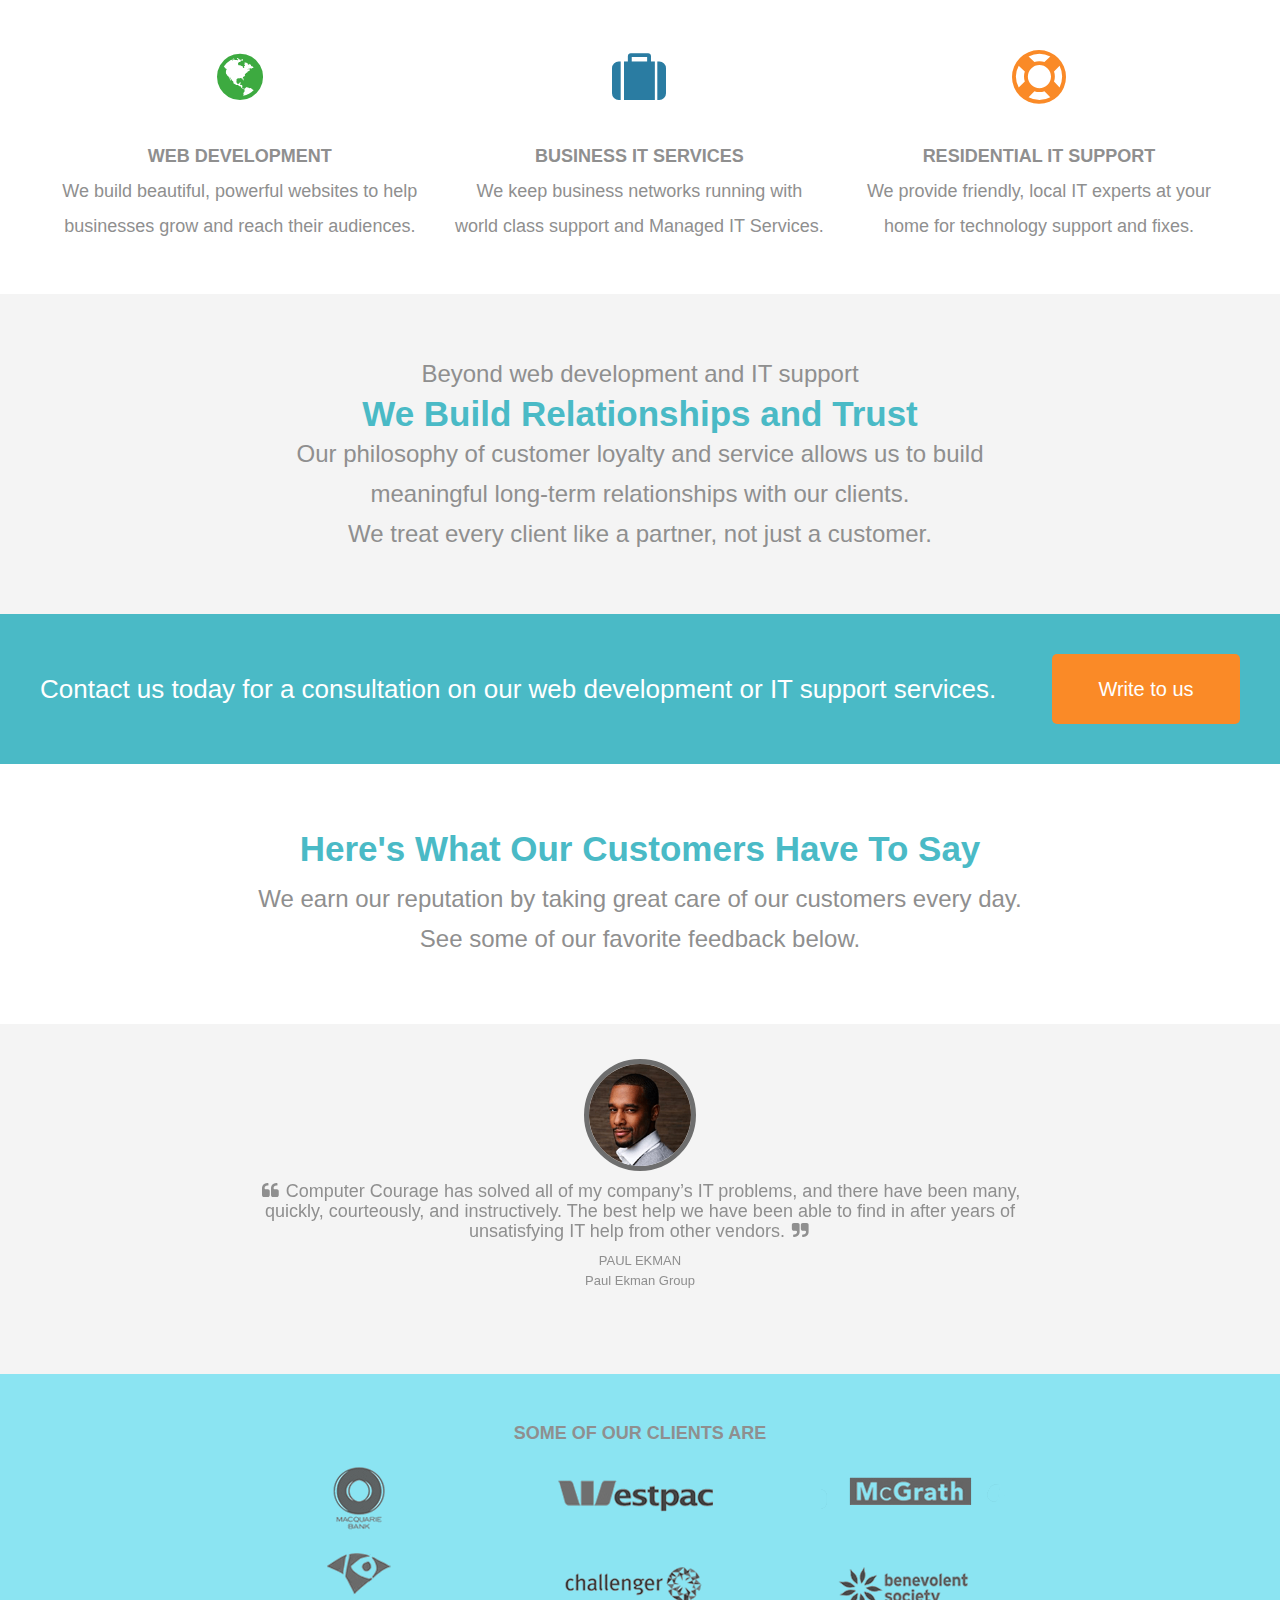
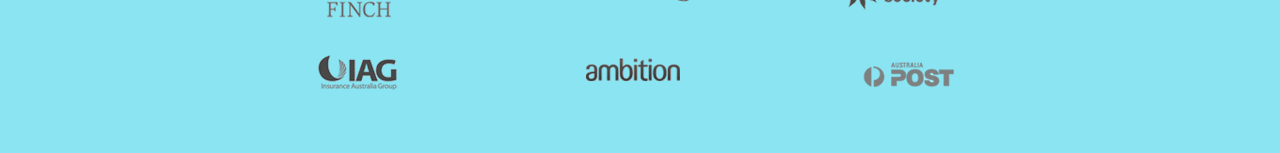
<file: index.html>
<!DOCTYPE html>
<html lang="en">
<head>
	<meta charset="UTF-8">
	<title>IT ST</title>
	<meta name="viewport" content="width=device-width, initial-scale=1" />
	<link rel="stylesheet" href="css/styles.css">
	<link rel="stylesheet" href="css/font-awesome.min.css">
	<link rel="stylesheet" href="css/flexslider.css">
	<link rel="stylesheet" href="css/animate.css">
</head>
<body>
	<!-- Start Services -->
	<section id="services" class="wrapper">
		<div class="service-col">
			<div class="icon-green">
				<i class="fa fa-globe fa-3x" aria-hidden="true"></i>
			</div>
			<h4>Web development</h4>
			<p>We build beautiful, powerful websites to help businesses grow and reach their audiences.</p>
		</div>
		<div class="service-col">
			<div class="icon-blue">
				<i class="fa fa-suitcase fa-3x" aria-hidden="true"></i>
			</div>		
			<h4>Business IT Services</h4>
			<p>We keep business networks running with world class support and Managed IT Services.</p>
		</div>
		<div class="service-col">
			<div class="icon-orange">
				<i class="fa fa-life-ring fa-3x" aria-hidden="true"></i>
			</div>
			<h4>Residential IT Support</h4>
			<p>We provide friendly, local IT experts at your home for technology support and fixes.</p>
		</div>
	</section>
	<!-- End Services -->
	<!-- Start Sub Slogan -->
	<section id="sub-slogan">
		<div class="wrapper">
			<p>Beyond web development and IT support</p>
			<h2>We Build Relationships and Trust</h2>
			<p>Our philosophy of customer loyalty and service allows us to build<br>meaningful long-term relationships with our clients.<br>We treat every client like a partner, not just a customer.</p>
		</div>
	</section>
	<!-- End Sub Slogan -->
	<!-- Start Contact Us Today -->
	<section id="contact-us-today">
		<div class="wrapper">
			<div class="table-cell cell-width">
				<p>Contact us today for a consultation on our web development or IT support services.</p>
			</div>
			<div class="table-cell cell-width-link">
				<a href="#" class="animated swing infinite">Write to us</a>
			</div>
		</div>
	</section>
	<!-- End Contact Us Today -->
	<!-- Start Testimonial -->
	<section id="testimonial">
		<div class="wrapper testimonial-content">
			<h2>Here's What Our Customers Have To Say</h2>
			<p>We earn our reputation by taking great care of our customers every day.</p>
			<p>See some of our favorite feedback below.</p>
		</div>
		<div class="flexslider">
			<ul class="slides">
				<li>
					<figure class="client-image">
						<img src="img/testimonial-one.png" />
					</figure>
					<div class="client-testimonial">
						<p>
						<i class="fa fa-quote-left" aria-hidden="true"></i>
							Computer Courage has solved all of my company’s IT problems, and there have been many, quickly, courteously, and instructively. The best help we have been able to find in after years of unsatisfying IT help from other vendors.
						<i class="fa fa-quote-right" aria-hidden="true"></i>
						</p>
						<div class="client-info">
							<p>PAUL EKMAN</p>
							<p>Paul Ekman Group</p>
						</div>
					</div>
				</li>
				<li>
					<figure class="client-image">
						<img src="img/testimonial-two.png" />
					</figure>
					<div class="client-testimonial">
						<p>
						<i class="fa fa-quote-left" aria-hidden="true"></i>
							We just moved our offices and Computer Courage was a godsend. Computer Courage developed and implemented a smooth plan for the transition of all things internet, server and phones to our new space. The computers, internet and phones were up before we could unpack the first box…really amazing. You can work in clutter but there is no way to work without your computer. Thanks Computer Courage!
						<i class="fa fa-quote-right" aria-hidden="true"></i>
						</p>
						<div class="client-info">
							<p>NANCY HOLLIDAY</p>
							<p>Holliday Development</p>
						</div>
					</div>
				</li>
				<li>
					<figure class="client-image">
						<img src="img/testimonial-three.png" />
					</figure>
					<div class="client-testimonial">
						<p>
						<i class="fa fa-quote-left" aria-hidden="true"></i>
							Computer Courage fixed our online ordering system. For some reason our customers started getting error messages, and the web company who set up our shopping cart was not able to fix it. We even tried another company and then called Computer Courage. They got it fixed within a day. This fix eliminates the myriad phone calls we probably would have had to field if not fixed.
						<i class="fa fa-quote-right" aria-hidden="true"></i>
						</p>
						<div class="client-info">
							<p>STUART SWEETOW</p>
							<p>Audio Visual Consultants</p>
						</div>
					</div>
				</li>
				<li>
					<figure class="client-image">
						<img src="img/testimonial-four.png" />
					</figure>
					<div class="client-testimonial">
						<p>
						<i class="fa fa-quote-left" aria-hidden="true"></i>
							Working with Computer Courage is like having an internal IT department without the expense. They are honest, reliable, responsive and make recommendations that are easy to implement and cause minimal disruption to our staff. I also love how creative they are to using new technologies to help us maximize our efficiency while feeling secure about the protection of our data. I highly recommend Computer Courage!
						<i class="fa fa-quote-right" aria-hidden="true"></i>
						</p>
						<div class="client-info">
							<p>FRANK Ekman</p>
							<p>Children's Creativity Museum</p>
						</div>
					</div>
				</li>
			</ul>
		</div>
	</section>
	<!-- End Testimonial -->
	<section id="customers">
		<div class="wrapper">
			<p>Some of our clients are</p>
			<div id="clients-logos">
				<div class="logos-col">
					<figure>
						<img src="img/client-logos/mac_bank.png" alt="">
					</figure>
					<figure>
						<img src="img/client-logos/finch.png" alt="">
					</figure>
					<figure>
						<img src="img/client-logos/iag.png" alt="">
					</figure>
				</div>
				<div class="logos-col">
					<figure>
						<img src="img/client-logos/estpac.png" alt="">
					</figure>
					<figure>
						<img src="img/client-logos/challanger.png" alt="">
					</figure>
					<figure>
						<img src="img/client-logos/ambition.png" alt="">
					</figure>
				</div>
				<div class="logos-col">
					<figure>
						<img src="img/client-logos/mcgrath.png" alt="">
					</figure>
					<figure>
						<img src="img/client-logos/bene-society.png" alt="">
					</figure>
					<figure>
						<img src="img/client-logos/auspost.png" alt="">
					</figure>
				</div>
			</div>
		</div>
	</section>
	<!-- End Clients -->
	
	<script src="js/jquery.js"></script>
	<script src="js/jquery.flexslider-min.js"></script>
	<script>
		$(window).load(function() {
			$('.flexslider').flexslider({
				animation: "slide",
				animationLoop: true
			});
		});
	</script>
	<script></script>
</body>
</html>
</file>
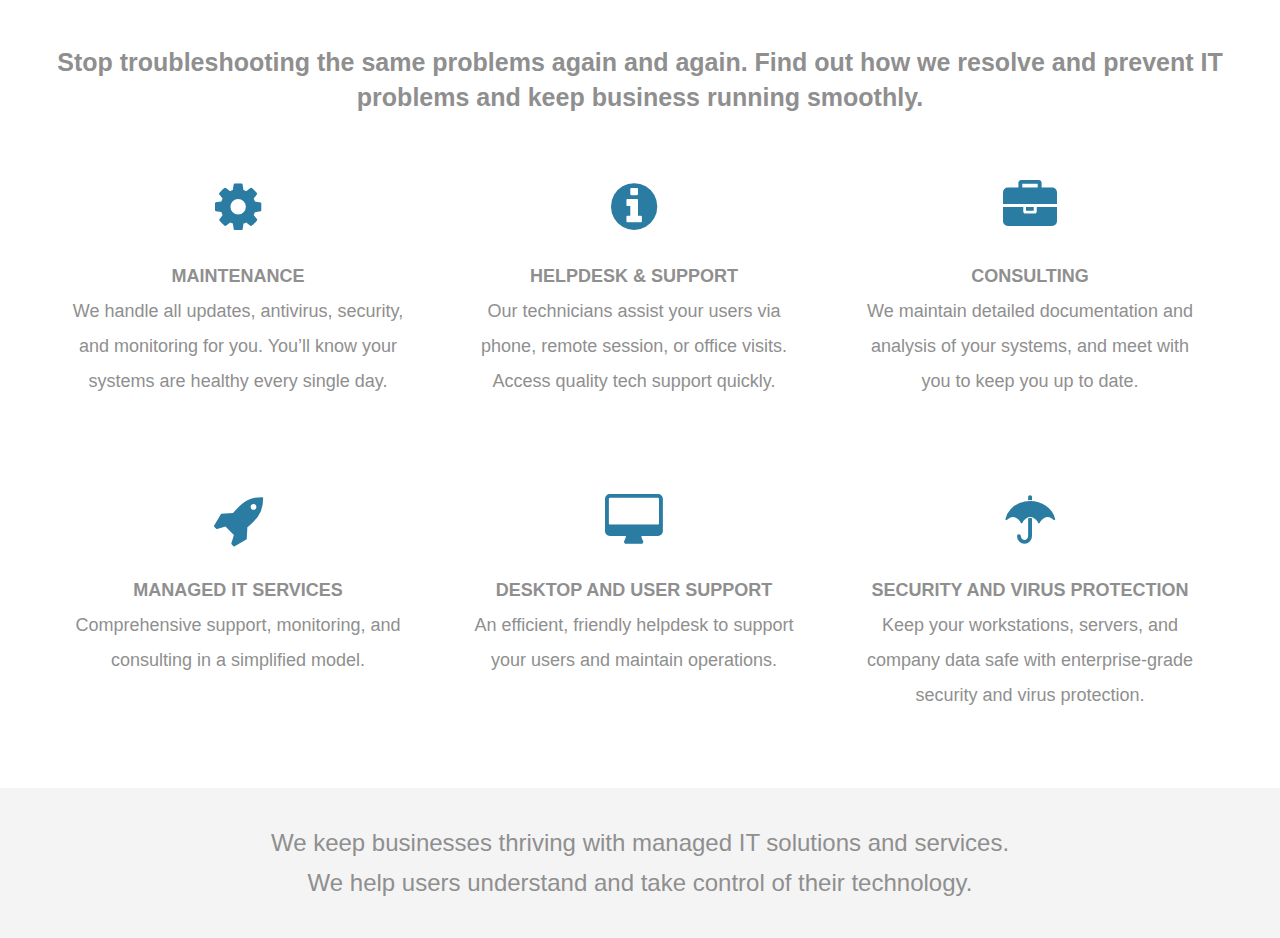
<file: it-support.html>
<!DOCTYPE html>
<html lang="en">
<head>
	<meta charset="UTF-8">
	<title>IT ST</title>
	<meta name="viewport" content="width=device-width, initial-scale=1" />
	<link rel="stylesheet" href="css/styles.css">
	<link rel="stylesheet" href="css/font-awesome.min.css">
	<link rel="stylesheet" href="css/flexslider.css">
	<link rel="stylesheet" href="css/animate.css">
</head>
<body>
	<!-- Start It Support -->
	<section id="it-support">
		<div class="wrapper">
			<p>Stop troubleshooting the same problems again and again. Find out how we resolve and prevent IT problems and keep business running smoothly.</p>
			<div class="support-row clearfix">
				<div class="support-col">
					<i class="fa fa-gear fa-3x" aria-hidden="true"></i>
					<h4>Maintenance</h4>
					<p>We handle all updates, antivirus, security, and monitoring for you. You’ll know your systems are healthy every single day.</p>
				</div>
				<div class="support-col">
					<i class="fa fa-info-circle fa-3x" aria-hidden="true"></i>
					<h4>Helpdesk &#38; Support</h4>
					<p>Our technicians assist your users via phone, remote session, or office visits. Access quality tech support quickly.</p>
				</div>
				<div class="support-col">
					<i class="fa fa-briefcase fa-3x" aria-hidden="true"></i>
					<h4>Consulting</h4>
					<p>We maintain detailed documentation and analysis of your systems, and meet with you to keep you up to date.</p>
				</div>
			</div>
			<div class="support-row clearfix">
				<div class="support-col">
					<i class="fa fa-rocket fa-3x" aria-hidden="true"></i>
					<h4>Managed IT Services</h4>
					<p>Comprehensive support, monitoring, and consulting in a simplified model.</p>
				</div>
				<div class="support-col">
					<i class="fa fa-desktop fa-3x" aria-hidden="true"></i>
					<h4>Desktop and User Support</h4>
					<p>An efficient, friendly helpdesk to support your users and maintain operations.</p>
				</div>
				<div class="support-col">
					<i class="fa fa-umbrella fa-3x" aria-hidden="true"></i>
					<h4>Security and Virus Protection</h4>
					<p>Keep your workstations, servers, and company data safe with enterprise-grade security and virus protection.</p>
				</div>
			</div>
		</div>
		<div id="it-slogan">
			<p>We keep businesses thriving with managed IT solutions and services.</p>
			<p>We help users understand and take control of their technology.</p>
		</div>
	</section>
	<!-- end It Support -->
	<script src="js/jquery.js"></script>
	<script src="js/jquery.flexslider-min.js"></script>
	<script>
		$(window).load(function() {
			$('.flexslider').flexslider({
				animation: "slide",
				animationLoop: true
			});
		});
	</script>
</body>
</html>
</file>
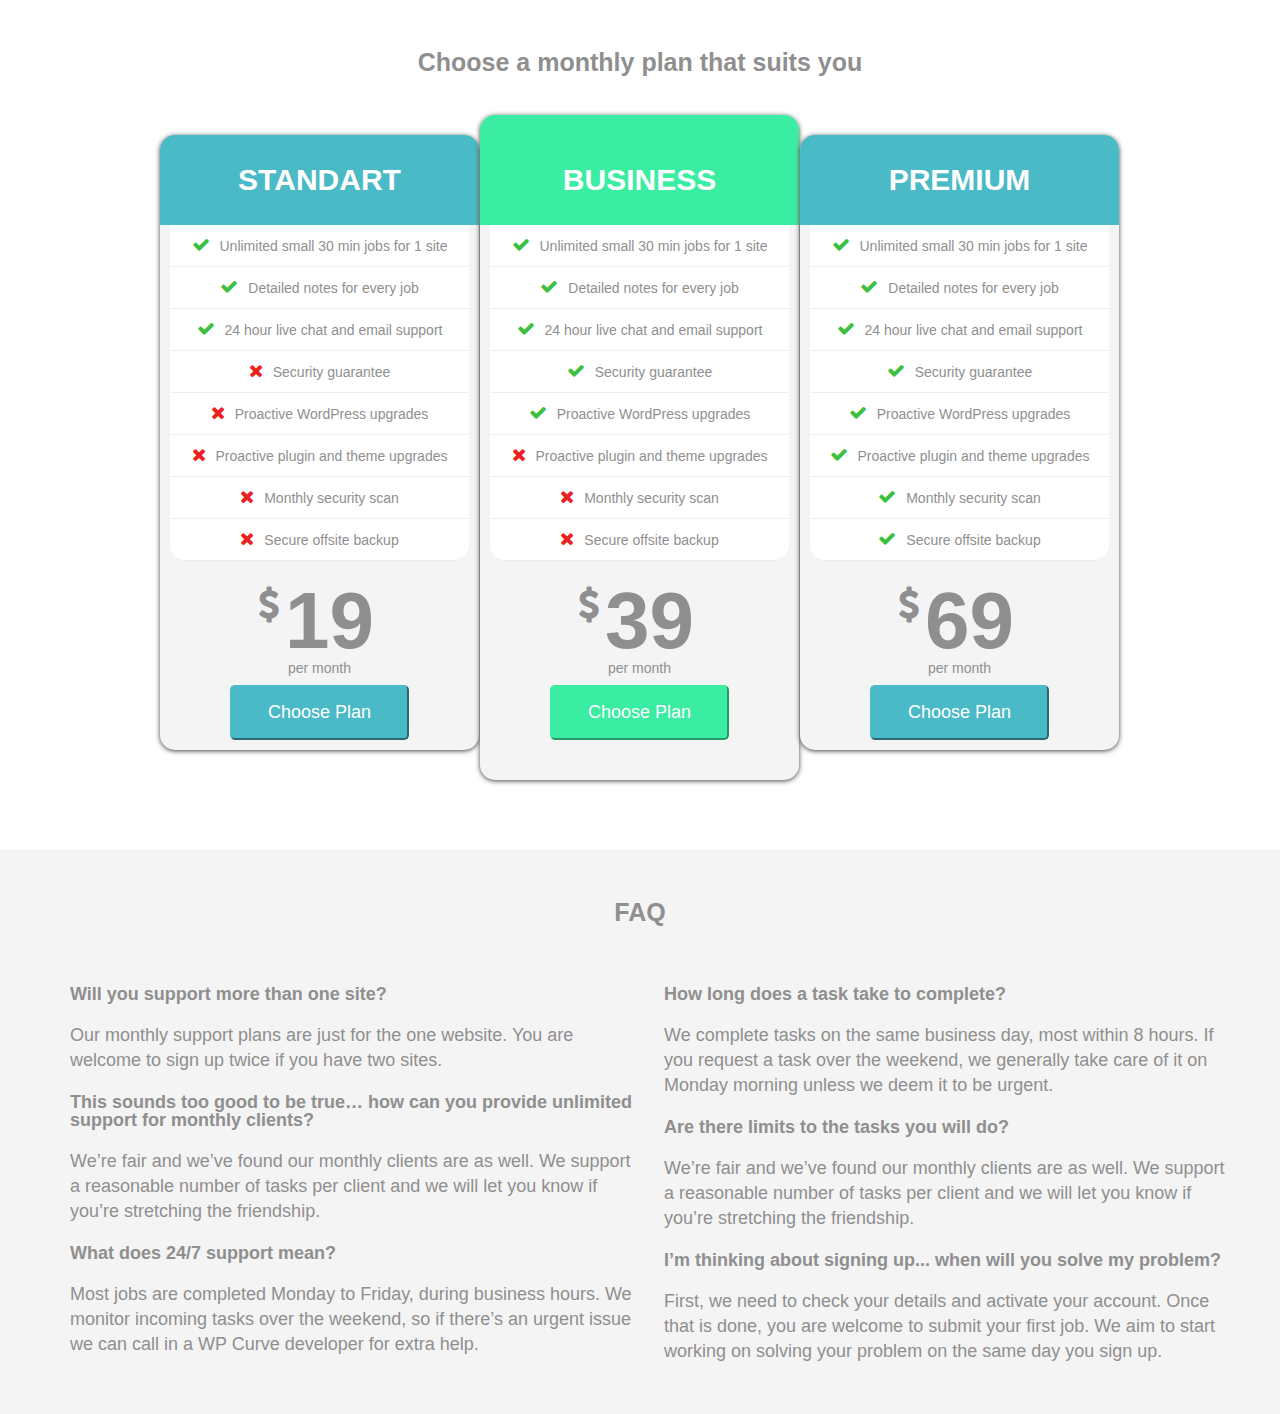
<file: priceplan.html>
<!DOCTYPE html>
<html lang="en">
<head>
	<meta charset="UTF-8">
	<title>IT ST</title>
	<meta name="viewport" content="width=device-width, initial-scale=1" />
	<link rel="stylesheet" href="css/styles.css">
	<link rel="stylesheet" href="css/font-awesome.min.css">
	<link rel="stylesheet" href="css/flexslider.css">
	<link rel="stylesheet" href="css/animate.css">
</head>
<body>
	<!-- Start Price List -->
	<section id="price-plans">
		<div class="wrapper">
			<div id="price-list-header">
				<p>Choose a monthly plan that suits you</p>
			</div>
			<div class="price-list-row">		
				<div class="price-list-col">
					<h3>Standart</h3>
					<ul class="price-list-items">
						<li class="price-list-item-yes">Unlimited small 30 min jobs for 1 site</li>
						<li class="price-list-item-yes">Detailed notes for every job</li>
						<li class="price-list-item-yes">24 hour live chat and email support</li>
						<li class="price-list-item-no">Security guarantee</li>
						<li class="price-list-item-no">Proactive WordPress upgrades</li>
						<li class="price-list-item-no">Proactive plugin and theme upgrades</li>
						<li class="price-list-item-no">Monthly security scan</li>
						<li class="price-list-item-no">Secure offsite backup</li>
					</ul>
					<div class="price">
						<p>19</p>
						<span>per month</span>
					</div>
					<div class="choose-plan">
						<button name="choosePlan" class="animated tada infinite">Choose Plan</button>
					</div>
				</div>
				<div class="price-list-col" id="business-plan">
					<h3>Business</h3>
					<ul class="price-list-items">
						<li class="price-list-item-yes">Unlimited small 30 min jobs for 1 site</li>
						<li class="price-list-item-yes">Detailed notes for every job</li>
						<li class="price-list-item-yes">24 hour live chat and email support</li>
						<li class="price-list-item-yes">Security guarantee</li>
						<li class="price-list-item-yes">Proactive WordPress upgrades</li>
						<li class="price-list-item-no">Proactive plugin and theme upgrades</li>
						<li class="price-list-item-no">Monthly security scan</li>
						<li class="price-list-item-no">Secure offsite backup</li>
					</ul>
					<div class="price">
						<p>39</p>
						<span>per month</span>
					</div>
					<div class="choose-plan">
						<button name="choosePlan" class="animated tada infinite">Choose Plan</button>
					</div>
				</div>
				<div class="price-list-col">
					<h3>Premium</h3>
					<ul class="price-list-items">
						<li class="price-list-item-yes">Unlimited small 30 min jobs for 1 site</li>
						<li class="price-list-item-yes">Detailed notes for every job</li>
						<li class="price-list-item-yes">24 hour live chat and email support</li>
						<li class="price-list-item-yes">Security guarantee</li>
						<li class="price-list-item-yes">Proactive WordPress upgrades</li>
						<li class="price-list-item-yes">Proactive plugin and theme upgrades</li>
						<li class="price-list-item-yes">Monthly security scan</li>
						<li class="price-list-item-yes">Secure offsite backup</li>
					</ul>
					<div class="price">
						<p>69</p>
						<span>per month</span>
					</div>
					<div class="choose-plan animated tada infinite">
						<button name="choosePlan" >Choose Plan</button>
					</div>
				</div>
			</div>	
		</div>		
	</section>
	<!-- Start FAQ -->
	<section id="faq">
		<div class="wrapper">
			<h3>FAQ</h3>
			<div id="faq-content">
				<div class="faq-col">
					<div>
						<h4>Will you support more than one site?</h4>
						<p>Our monthly support plans are just for the one website. You are welcome to sign up twice if you have two sites.</p>
					</div>
					<div>
						<h4>This sounds too good to be true… how can you provide unlimited support for monthly clients?</h4>
						<p>We’re fair and we’ve found our monthly clients are as well. We support a reasonable number of tasks per client and we will let you know if you’re stretching the friendship.</p>
					</div>
					<div>
						<h4>What does 24/7 support mean?</h4>
						<p>Most jobs are completed Monday to Friday, during business hours. We monitor incoming tasks over the weekend, so if there’s an urgent issue we can call in a WP Curve developer for extra help.</p>
					</div>
				</div>
				<div class="faq-col">
					<div>
						<h4>How long does a task take to complete?</h4>
						<p>We complete tasks on the same business day, most within 8 hours. If you request a task over the weekend, we generally take care of it on Monday morning unless we deem it to be urgent.</p>
					</div>
					<div>
						<h4>Are there limits to the tasks you will do?</h4>
						<p>We’re fair and we’ve found our monthly clients are as well. We support a reasonable number of tasks per client and we will let you know if you’re stretching the friendship.</p>
					</div>
					<div>
						<h4>I’m thinking about signing up... when will you solve my problem?</h4>
						<p>First, we need to check your details and activate your account. Once that is done, you are welcome to submit your first job. We aim to start working on solving your problem on the same day you sign up.</p>
					</div>
				</div>
			</div>
		</div>
	</section>
	<!-- End Price List -->
	<script src="js/jquery.js"></script>
	<script src="js/jquery.flexslider-min.js"></script>
	<script>
		$(window).load(function() {
			$('.flexslider').flexslider({
				animation: "slide",
				animationLoop: true
			});
		});
	</script>
</body>
</html>
</file>
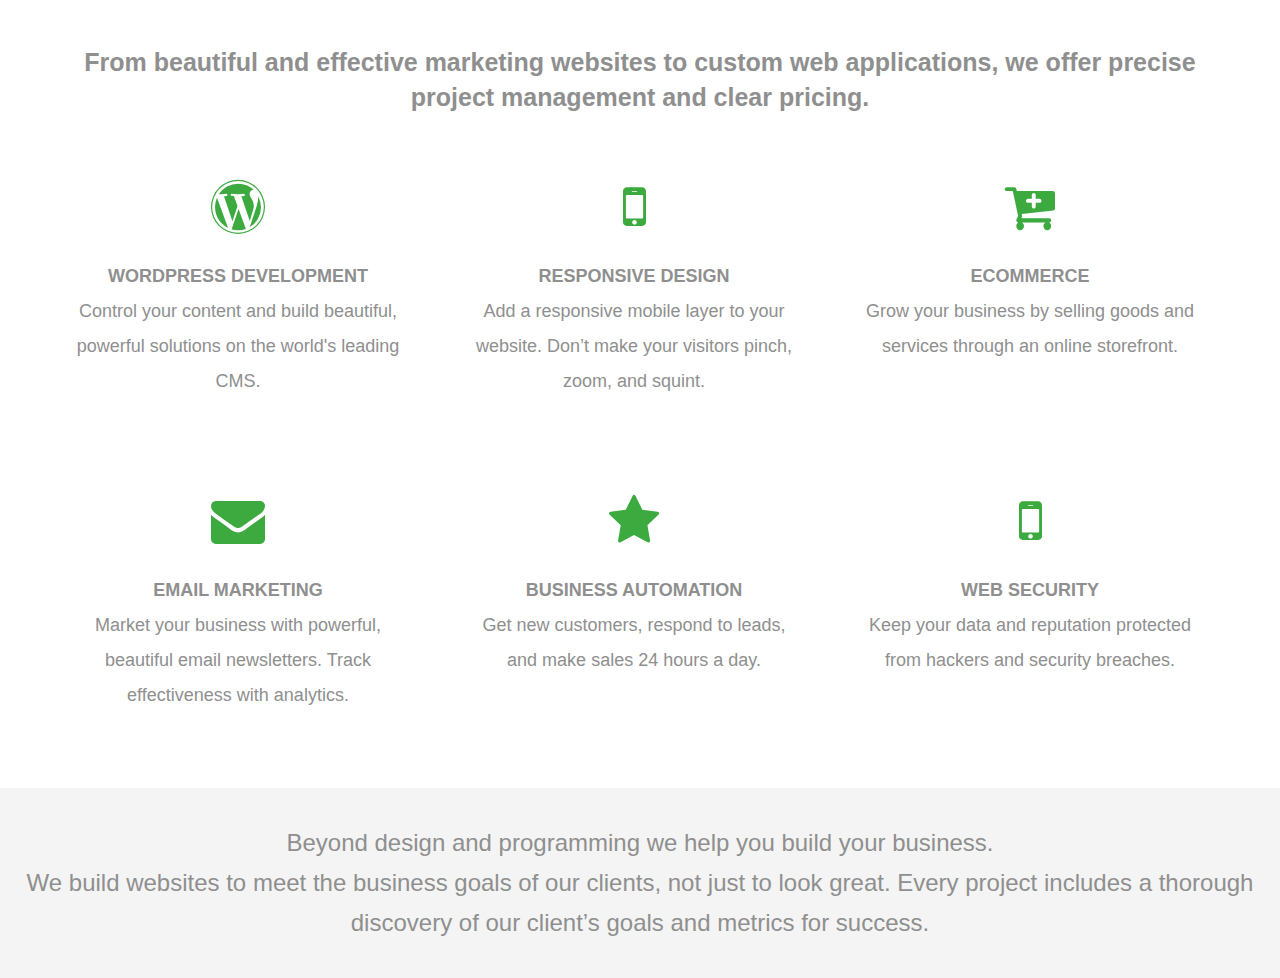
<file: webdev.html>
<!DOCTYPE html>
<html lang="en">
<head>
	<meta charset="UTF-8">
	<title>IT ST</title>
	<meta name="viewport" content="width=device-width, initial-scale=1" />
	<link rel="stylesheet" href="css/styles.css">
	<link rel="stylesheet" href="css/font-awesome.min.css">
	<link rel="stylesheet" href="css/flexslider.css">
	<link rel="stylesheet" href="css/animate.css">
</head>
<body>
	<!-- Start Web Dev -->
	<section id="web-dev">
		<div class="wrapper">
			<p>From beautiful and effective marketing websites to custom web applications, we offer precise project management and clear pricing.</p>
			<div class="web-dev-row clearfix">
				<div class="web-dev-col">
					<i class="fa fa-wordpress fa-3x" aria-hidden="true"></i>
					<h4>WordPress Development</h4>
					<p>Control your content and build beautiful, powerful solutions on the world's leading CMS.</p>
				</div>
				<div class="web-dev-col">
					<i class="fa fa-mobile fa-3x" aria-hidden="true"></i>
					<h4>Responsive Design</h4>
					<p>Add a responsive mobile layer to your website. Don’t make your visitors pinch, zoom, and squint.</p>
				</div>
				<div class="web-dev-col">
					<i class="fa fa-cart-plus fa-3x" aria-hidden="true"></i>
					<h4>eCommerce</h4>
					<p>Grow your business by selling goods and services through an online storefront.</p>
				</div>
			</div>
			<div class="web-dev-row clearfix">
				<div class="web-dev-col">
					<i class="fa fa-envelope fa-3x" aria-hidden="true"></i>
					<h4>Email Marketing</h4>
					<p>Market your business with powerful, beautiful email newsletters. Track effectiveness with analytics.</p>
				</div>
				<div class="web-dev-col">
					<i class="fa fa-star fa-3x" aria-hidden="true"></i>
					<h4>Business Automation</h4>
					<p>Get new customers, respond to leads, and make sales 24 hours a day.</p>
				</div>
				<div class="web-dev-col">
					<i class="fa fa-mobile fa-3x" aria-hidden="true"></i>
					<h4>Web Security</h4>
					<p>Keep your data and reputation protected from hackers and security breaches.</p>
				</div>	
			</div>
		</div>
		<div id="web-dev-slogan">
			<p>Beyond design and programming we help you build your business.</p>
			<p>We build websites to meet the business goals of our clients, not just to look great. Every project includes a thorough discovery of our client’s goals and metrics for success.</p>
		</div>
	</section>
	<!-- End Web Dev -->
	
	<script src="js/jquery.js"></script>
	<script src="js/jquery.flexslider-min.js"></script>
	<script>
		$(window).load(function() {
			$('.flexslider').flexslider({
				animation: "slide",
				animationLoop: true
			});
		});
	</script>
</body>
</html>
</file>
<file: css/styles.css>
@import url('reset.css');
font-face {
	src: url(../fonts/Roboto-Regular.ttf);
	font-family: 'Roboto';
}
img {
	max-width: 100%;
}
body {
	font-size: 18px;
	font-family: 'Roboto', sans-serif;
}
.wrapper {
	max-width: 1200px;
	margin: 0 auto;
	padding: 10px;
	color: #8F8F8F;
}
.clearfix:after {
	display: block;
	clear: both;
	content: "";
}

	/*SERVICES*/
#services {
	padding: 35px 0;
}
#services:after {
	display: block;
	content: "";
	clear: both;
}
	.service-col {
		float: left;
		width: 30.8%;
		text-align: center;
		padding: 15px;
		line-height: 35px;
	}
		.service-col i {
			padding: 0 0 35px;
		}
		.service-col .icon-green {
			color: #3DAA40;
		}
		.service-col .icon-blue {
			color: #2A7CA2;
		}
		.service-col .icon-orange {
			color: #FA8A27;
		}
		.service-col:hover i {
			color: #F0BF13;;
		}
		.service-col h4 {
			font-weight: bold;
			text-transform: uppercase;
		}
	/*END SERVICES*/
	/*Sub Slogan*/
#sub-slogan {
	padding: 50px 0;
	background: #F4F4F4;
	line-height: 40px;
	text-align: center;
}
	#sub-slogan p {
		font-size: 24px;
	}
	#sub-slogan h2 {
		font-size: 35px;
		color: #4abac6;
		font-weight: bold;
	}
	/*End Sub Slogan*/
	/*Contact Us Today*/
#contact-us-today {
	background: #4abac6;
	padding: 30px 0;
	font-size: 26px;
	line-height: 30px;
}
.table-cell {
	display: table-cell;
	color: #fff;
	vertical-align: middle;
}
	.cell-width {
		width: 70%;
	}
	.cell-width-link {
		width: 13%;
	}
		.table-cell a {
			color: #fff;
			display: block;
			background: #FA8A27;
			padding: 20px 10px;
			text-align: center;
			border-radius: 5px;
			text-decoration: none;
			font-size: 20px;
		}
		.table-cell a:hover {
			background: #F0BF13;
			-webkit-transition: all 1s ease;
			-moz-transition: all 1s ease;
			-o-transition: all 1s ease;
			transition: all 1s ease;
		}
	/*End Contact Us Today*/
	/*TESTIMONIAL*/
#testimonial {
	
}
	.testimonial-content {
		line-height: 40px;
		padding-top: 65px;
		padding-bottom: 65px;
	}
	.testimonial-content h2 {
		font-size: 35px;
		color: #4abac6;
		font-weight: bold;
		text-align: center;
		margin-bottom: 10px;
	}
		.testimonial-content p {
			font-size: 24px;
			text-align: center;
		}
			.client-image img {
				width: 8%;
				margin: 10px auto;
				border-radius: 50%;
				border: 5px solid #6E6E6E;
			}
			.client-testimonial {
				font-size: 18px;
				text-align: center;
				width: 60%;
				margin: 0 auto;
			}
			.client-testimonial p {
				line-height: 20px;
			}
				.client-testimonial i {
					padding: 0 2px 0;	
				}
			.client-info {
				font-size: 13px;
				margin: 10px 0;
			}
	/*END TESTIMONIAL*/
	/*CUSTOMERS*/
#customers {
	background: #8be4f2;	
	padding: 40px 0 10px;
}
	#customers p {
		text-align: center;
		font-weight: bold;
		text-transform: uppercase;
	}
	#clients-logos {
		width: 70%;
		margin: 0 auto;
		padding: 10px 0;
	}
	#clients-logos:after {
		display: block;
		clear: both;
		content: "";
	}
	.logos-col {
		float: left;
		width: 33%;
		text-align: center;
	}
	/*END CUSTOMERS*/
	/*PRICE LIST*/
.price-list-row {
	width: 80%;
	margin: 60px auto;	
}
.price-list-row:after {
	content: "";
	display: block;
	clear: both;	
}
	#price-list-header{
		font-size: 25px;
		font-weight: bold;
		text-align: center;
		padding-top: 40px;
	}
	.price-list-col {
		font-size: 14px;
		float: left;
		width: 33.23%;
		margin-right: 1px;
		background: #F4F4F4;
		text-align: center;
		border-radius: 15px;
		box-shadow: 0 1px 5px #424242;
	}
	.price-list-col:after{
		display: block;
		clear: both;
		content: "";
	}
		.price-list-col h3 {
			color: #fff;
			font-size: 30px;
			font-weight: bold;
			padding: 30px;
			background: #4abac6;
			border-top-left-radius: 15px;
			border-top-right-radius: 15px;
			text-transform: uppercase;
		}
		.price-list-items li {
			line-height: 40px;
			background: #fff;
			border-bottom: 1px solid #eee;
			margin: 0 10px;
		}
		.price-list-items li:hover {
			color: #fff;
			background: rgba(0, 0, 0 ,0.5);
		}
		
			.price-list-items li:last-child {
				border-bottom-left-radius: 15px;
				border-bottom-right-radius: 15px;;
			}
			.price-list-item-yes:before {
				content: "\f00c";
				font-family: FontAwesome; 
				color: #3DBF40;
				font-size: 18px;
				padding-right: 10px;
			}
			.price-list-item-no:before {
				content: "\f00d";
				font-family: FontAwesome; 
				color: #ED2020;
				font-size: 18px;
				padding-right: 10px;
			}
			.choose-plan {
				padding: 10px;
			}
			.price p {
				padding-top: 20px;
				font-size: 80px;
				font-weight: bold;
			}
			.price p:before {
				content: "\f155";
				font-family: FontAwesome;
				font-size: 35px;
				position: relative;
				top: -31px;
				right: 6px;
			}
			.choose-plan button {
				width: 60%;
				padding: 15px 0;
				font-size: 18px;
				color: #fff;
				background: #4abac6;
				border-color: #4abac6;
				border-radius: 5px;
				outline: none;
				-webkit-transition: all 0.8s linear;
				-moz-transition: all 0.8s linear;
				-o-transition: all 0.8s linear;
				transition: all 0.8s linear;
			}
			.choose-plan button:hover {
				background: #028BA0;
				border-color: #028BA0;
				cursor: pointer;			
			}
		#business-plan {
			margin-top: -20px;
			padding: 30px 0;
			}
			#business-plan h3 {
				margin-top: -30px;
				padding-top: 50px;
				background: #3AEDA3;
			}
			#business-plan button {
				background: #3AEDA3;
				border-color: #3AEDA3;
			}
			#business-plan button:hover {
				background: #089c5e;
				border-color: #089c5e;
			}
	/*FAQ*/		
#faq {
	background: #F4F4F4;
	padding: 40px 0;
}
	#faq h3 {
		font-size: 25px;
		font-weight: bold;
		margin-bottom: 40px;
		text-align: center;
	}
	#faq-content:after {
		display: block;
		content: "";
		clear: both;
	}
	.faq-col {
		width: 47%;
		float: left;
		margin-left: 30px;
	}
		.faq-col h4 {
			font-weight: bold;
			padding: 20px 0;
		}
		.faq-col p {
			line-height: 25px;
		}
	/*Web Dev And IT Support*/
#web-dev, #it-support {
	padding-top: 35px;
	line-height: 35px;
}
	#web-dev .wrapper > p,  #it-support .wrapper > p{
		text-align: center;
		font-size: 25px;
		font-weight: bold;
	}
	.web-dev-row, .support-row {
		text-align: center;
		margin: 35px 0;
	}
		.web-dev-col, .support-col {
			float: left;
			width: 28%;
			padding: 30px;
		}
			.web-dev-col i {
				margin-bottom: 25px;
				color: #3DAA40;
			}
			.support-col i {
				margin-bottom: 25px;
				color: #2A7CA2
			}
			.web-dev-col h4, .support-col h4 {
				font-weight: bold;
				text-transform: uppercase;
			}
	/*End Web Dev And IT Support*/
	/*Web Dev Slogan*/
#web-dev-slogan, #it-slogan {
	color: #8F8F8F;
	background: #F4F4F4;
	text-align: center;
	line-height: 40px;
	font-size: 24px;
	padding: 35px 0;
}
	/*End Web Dev Slogan*/
</file>
